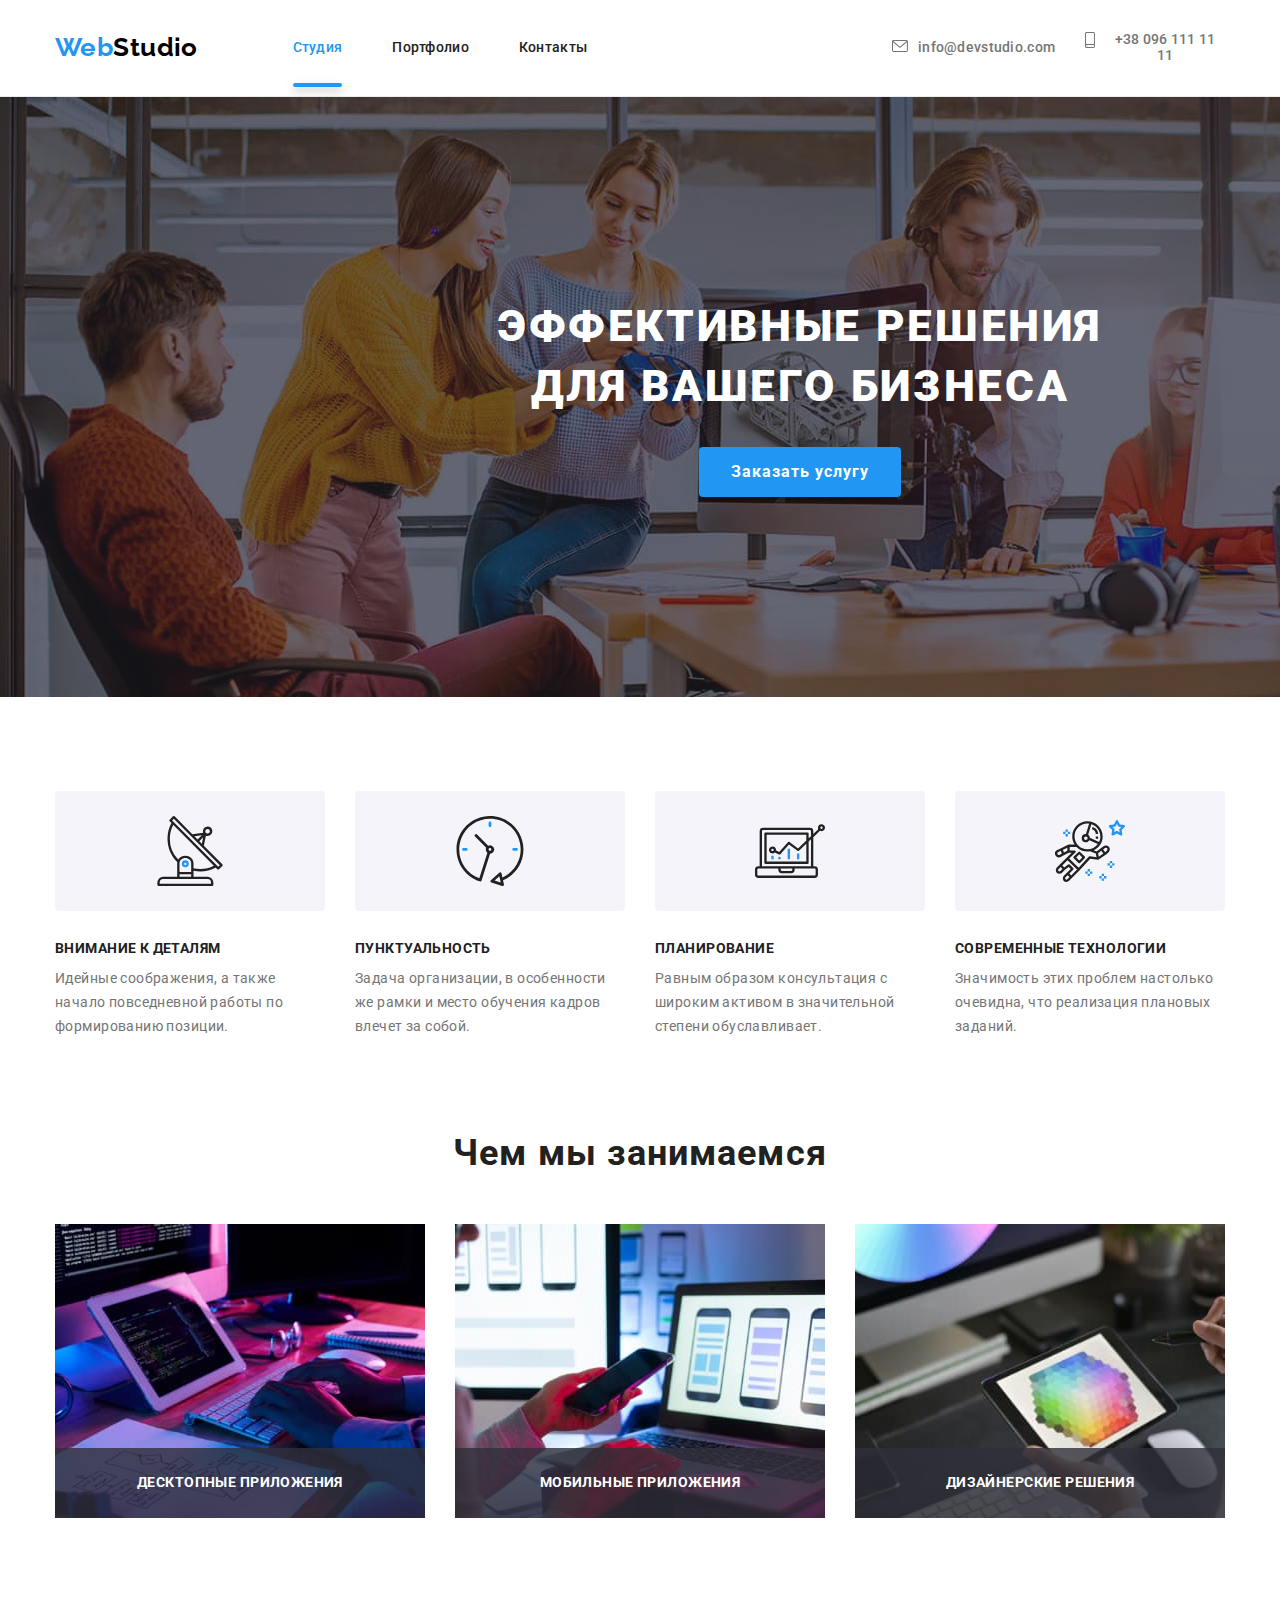
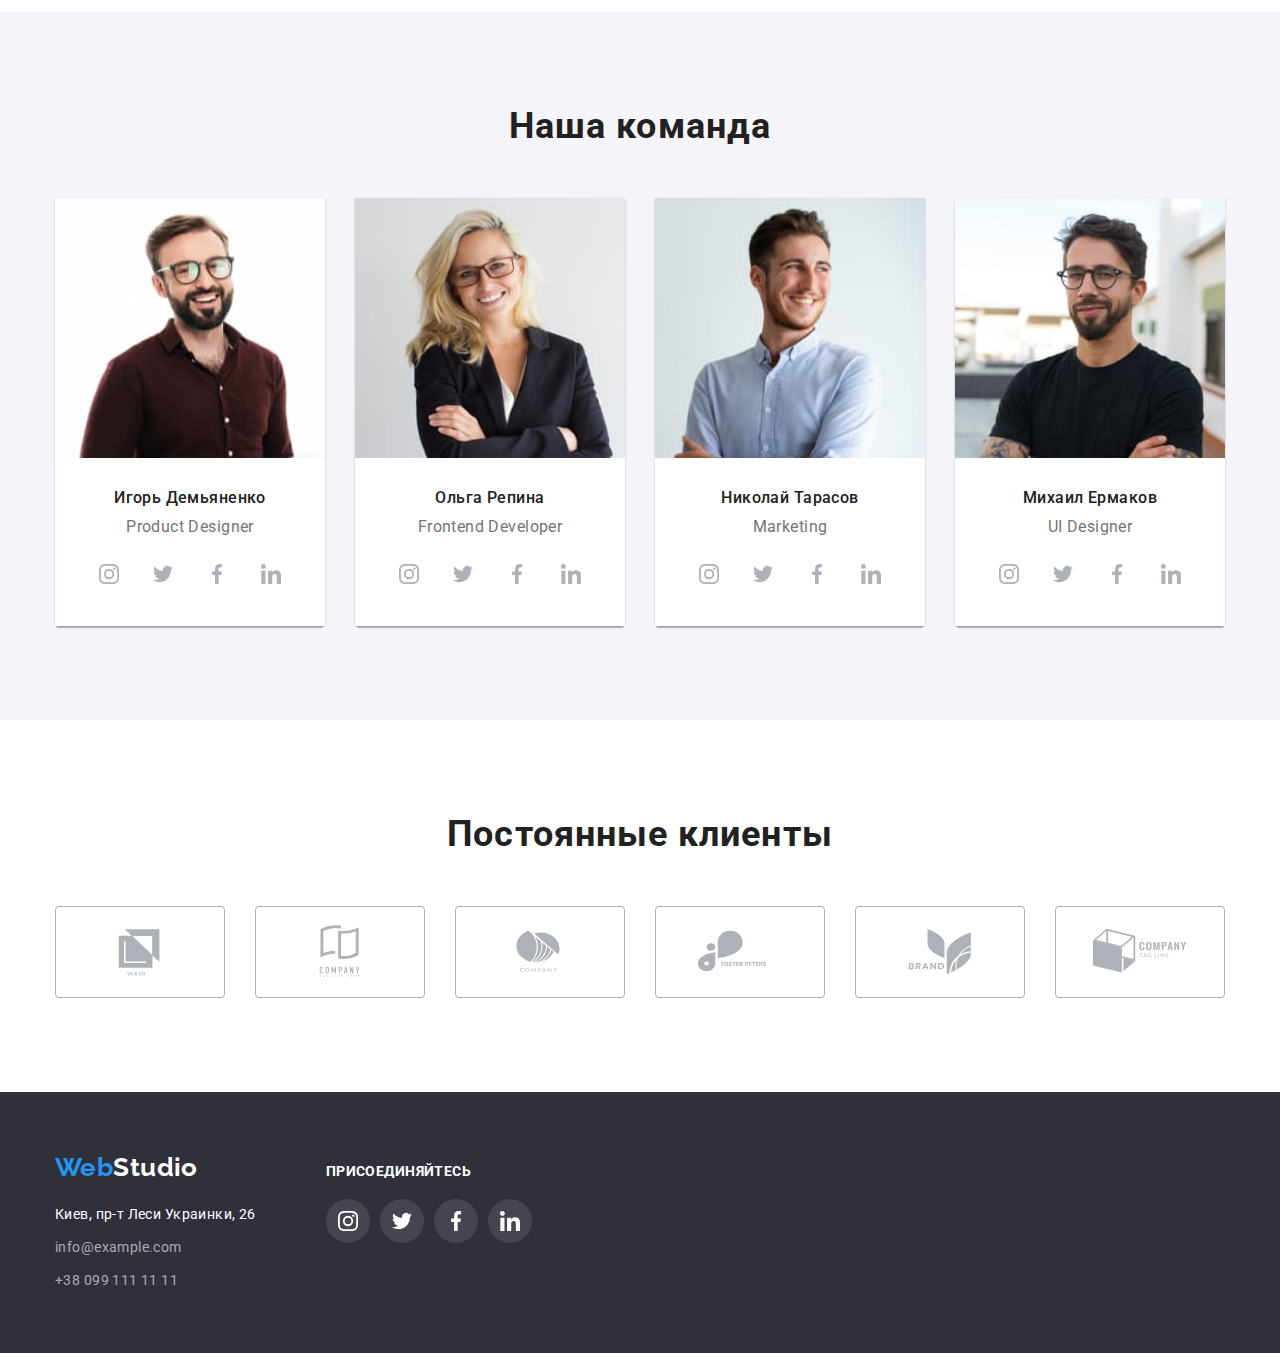
<file: index.html>
<!DOCTYPE html>
<html lang="ru">
  <head>
    <meta charset="UTF-8" />
    <meta http-equiv="X-UA-Compatible" content="IE=edge" />
    <meta name="viewport" content="width=device-width, initial-scale=1.0" />
    <title>WebStudio</title>

    <link rel="preconnect" href="https://fonts.googleapis.com" />
    <link rel="preconnect" href="https://fonts.gstatic.com" crossorigin />
    <link
      href="https://fonts.googleapis.com/css2?family=Raleway:wght@700&family=Roboto:wght@400;500;700;900&display=swap"
      rel="stylesheet"
    />
    <link
      rel="stylesheet"
      href="https://cdn.jsdelivr.net/npm/modern-normalize@1.1.0/modern-normalize.min.css"
    />

    <link rel="stylesheet" href="./css/styles.css" />
  </head>
  <body>
    <!--Шапка-->
    <header class="page-header">
      <div class="container">
        <div class="heder-menu">
          <a href="./index.html" class="logo" lang="en"
            >Web<span class="logo-span">Studio</span>
          </a>
          <nav class="menu-nav">
            <ul class="ul-site">
              <li class="header-item">
                <a href="./index.html" class="header-link current">Студия</a>
              </li>
              <li class="header-item">
                <a href="./portfolio.html" class="header-link">Портфолио</a>
              </li>
              <li class="header-item"><a href="#jump" class="header-link ">Контакты</a>
              </li>
            </ul>
         </nav>
          <ul class="contacts">
              <li class="contacts-item">
                <a  href="mailto:info@devstudio.com" class="contacts-link" width="161"> 
                  <svg width="16" height="12" class="contacts-icon mail-icon">
                    <use href="./images/icons.svg/spite.svg#icon-mail"></use>
                 </svg>info@devstudio.com
                </a>
              </li>
              <li class="contacts-item">
                <a  href="tel:+380961111111" class="contacts-link" width=142>
                  <svg width="10" height="16" class="contacts-icon smart-icon">
                    <use href="./images/icons.svg/spite.svg#icon-smartphone"></use>
                  </svg>+38 096 111 11 11
                </a>
              </li>
            </ul>
        </div>
          
      </div>
    </header>

    <main>
      <!--Герой-->
      <section class="hero-section photo"> 
      <!-- <div class="photo"> -->
        <div class="container-hero">
          <h1 class="decision">Эффективные решения для вашего бизнеса</h1>
          <button data-modal-open class="issue" type="button">Заказать услугу</button>
            <div data-modal class="modal-bgr is-hidden ">
              <div class="modal-form">
                <button data-modal-close  class="close-modal">
                  <svg width="18" height="18" class="close-icon">
                  <use href="./images/icons.svg/spite.svg#icon-close"></use>
                </svg>
                </button> 
            
              </div>

            </div>
        </div>
      
        
      </section>

      <!--Особенности-->
      <section class="section">
        <div class="container">
          <h2 class="visually-hidden">Особенности</h2>
         
            <ul class="title-list-visuall">

              <li class="list-visuall">
                <div class="peculiarities">
                  <svg width="70" height="70" class="visuall-icon">
                    <use href="./images/icons.svg/spite.svg#icon-antenna"></use>
                  </svg>
                </div>
            
              
                <div class="icon-list">
                    <h3 class="visuallyty">Внимание к деталям</h3>
                  <p class="list-p">
                    Идейные соображения, а также начало повседневной работы по формированию позиции.
                  </p>
                </div>
               
              </li>
              <li class="list-visuall">
                <div class="peculiarities">
                  <svg width="70" height="70" class="visuall-icon">
                    <use href="./images/icons.svg/spite.svg#icon-clock"></use>
                  </svg>
                </div>
               
                 <div class="icon-list">
                    <h3 class="visuallyty">Пунктуальность</h3>
                  <p class="list-p">
                    Задача организации, в особенности же рамки и место обучения кадров влечет за
                    собой.
                  </p>
                 </div>
               
              </li>
              <li class="list-visuall">
                <div class="peculiarities">
                  <svg width="70" height="70" class="visuall-icon">
                    <use href="./images/icons.svg/spite.svg#icon-diagram"></use>
                  </svg>
                </div>
                
                 <div class="icon-list">
                    <h3 class="visuallyty">Планирование</h3>
                  <p class="list-p">
                    Равным образом консультация с широким активом в значительной степени
                    обуславливает.
                  </p>
                 </div>
                
              </li>
              <li class="list-visuall">
                <div class="peculiarities">
                  <svg width="70" height="70" class="visuall-icon">
                    <use href="./images/icons.svg/spite.svg#icon-astronaut"></use>
                  </svg>
                </div>
               
                 <div class="icon-list">
                    <h3 class="visuallyty">Современные технологии</h3>
                <p class="list-p">
                  Значимость этих проблем настолько очевидна, что реализация плановых заданий.
                </p>
                 </div>
              
              </li>
            </ul>
        </div>
      </section>
      <!--Чем мы занимаемся-->
      <section class="section-list">
        <div class="container">
            <h2 class="title-comand">Чем мы занимаемся</h2>

            <ul class="title-list-img">
              <li class="imput-comand">
                  <img class="img-box" src="./images/project-1.jpg" alt="десктопные приложения" width="370" />
                  <div class="business">
                    <h3 class="business-caption">Десктопные приложения</h3>
                  </div>
              </li>
              <li class="imput-comand">
                  <img class="img-box" src="./images/project-3.jpg" alt="мобильные приложения" width="370" />
                  <div class="business">
                    <h3 class="business-caption">Мобильные приложения</h3>
                  </div>
                
              </li>
              <li class="imput-comand">
              
                  <img class="img-box" src="./images/project-2.jpg" alt="дизайнерские решения" width="370" />
                    <div class="business">
                      <h3 class="business-caption">Дизайнерские решения</h3>
                    </div>
                
              </li>
            </ul>
        </div>
      </section>
      <!--Наша команда-->
      <section class="section-employee">
        <div class="container">
            <h2 class="title-comand">Наша команда</h2>
            <ul class="list-employee">
              <li class="list-empl">
                    <img class="employee-one" src="./images/team-1.jpg" alt="работник-1" width="270" />
                  
                <div class="div-h-p">
                      <h3 class="team">Игорь Демьяненко</h3>
                      <p class="employee">Product Designer</p>
                     <ul class="net">
                      <li class="network">
                        <a href="https://www.instagram.com/" target="_blank" rel="noreferrer noopener" width="44" height="44" class="network-link" >
                          <svg width="20" height="20" class="network-icon">
                            <use href="./images/icons.svg/spite.svg#icon-instagram"></use>
                          </svg>
                        </a>
                      </li>
                        <li class="network">
                        <a href="https://twitter.com/" target="_blank" rel="noreferrer noopener" class="network-link" >
                          <svg width="20" height="20" class="network-icon">
                            <use href="./images/icons.svg/spite.svg#icon-twitter"></use>
                          </svg>
                        </a>
                      </li>
                        <li class="network">
                        <a href="https://www.facebook.com/" target="_blank" rel="noreferrer noopener" class="network-link" >
                          <svg width="20" height="20" class="network-icon">
                            <use href="./images/icons.svg/spite.svg#icon-facebook"></use>
                          </svg>
                        </a>
                      </li>
                        <li class="network">
                        <a href="https://www.linkedin.com/" target="_blank" rel="noreferrer noopener" class="network-link" >
                          <svg width="20" height="20" class="network-icon">
                            <use href="./images/icons.svg/spite.svg#icon-linkedin"></use>
                          </svg>
                        </a>
                      </li>
                     </ul>
                </div>
              </li>
              <li class="list-empl">
                <img class="employee-two" src="./images/team-2.jpg" alt="работник-2" width="270" />
                <div class="div-h-p">
                     <h3 class="team">Ольга Репина</h3>
                     <p class="employee">Frontend Developer</p>
                       <ul class="net">
                      <li class="network">
                        <a href="https://www.instagram.com/" target="_blank" rel="noreferrer noopener" width="44" height="44" class="network-link" >
                          <svg width="20" height="20" class="network-icon">
                            <use href="./images/icons.svg/spite.svg#icon-instagram"></use>
                          </svg>
                        </a>
                      </li>
                        <li class="network">
                        <a href="https://twitter.com/" target="_blank" rel="noreferrer noopener" class="network-link" >
                          <svg width="20" height="20" class="network-icon">
                            <use href="./images/icons.svg/spite.svg#icon-twitter"></use>
                          </svg>
                        </a>
                      </li>
                        <li class="network">
                        <a href="https://www.facebook.com/" target="_blank" rel="noreferrer noopener" class="network-link" >
                          <svg width="20" height="20" class="network-icon">
                            <use href="./images/icons.svg/spite.svg#icon-facebook"></use>
                          </svg>
                        </a>
                      </li>
                        <li class="network">
                        <a href="https://www.linkedin.com/" target="_blank" rel="noreferrer noopener" class="network-link" >
                          <svg width="20" height="20" class="network-icon">
                            <use href="./images/icons.svg/spite.svg#icon-linkedin"></use>
                          </svg>
                        </a>
                      </li>
                     </ul>
                </div>
              </li>
              <li class="list-empl">
                <img
                  class="employee-three"
                  src="./images/team-3.jpg"
                  alt="работник-3"
                  width="270"
                />
                <div class="div-h-p">
                   <h3 class="team">Николай Тарасов</h3>
                   <p class="employee">Marketing</p>
                     <ul class="net">
                      <li class="network">
                        <a href="https://www.instagram.com/" target="_blank" rel="noreferrer noopener" width="44" height="44" class="network-link" >
                          <svg width="20" height="20" class="network-icon">
                            <use href="./images/icons.svg/spite.svg#icon-instagram"></use>
                          </svg>
                        </a>
                      </li>
                        <li class="network">
                        <a href="https://twitter.com/" target="_blank" rel="noreferrer noopener" class="network-link" >
                          <svg width="20" height="20" class="network-icon">
                            <use href="./images/icons.svg/spite.svg#icon-twitter"></use>
                          </svg>
                        </a>
                      </li>
                        <li class="network">
                        <a href="https://www.facebook.com/" target="_blank" rel="noreferrer noopener" class="network-link" >
                          <svg width="20" height="20" class="network-icon">
                            <use href="./images/icons.svg/spite.svg#icon-facebook"></use>
                          </svg>
                        </a>
                      </li>
                        <li class="network">
                        <a href="https://www.linkedin.com/" target="_blank" rel="noreferrer noopener" class="network-link" >
                          <svg width="20" height="20" class="network-icon">
                            <use href="./images/icons.svg/spite.svg#icon-linkedin"></use>
                          </svg>
                        </a>
                      </li>
                     </ul>
                </div>
              </li>
              <li class="list-empl">
                <img class="employee-four" src="./images/team-4.jpg" alt="работник-4" width="270" />
                <div class="div-h-p">
                  <h3 class="team">Михаил Ермаков</h3>
                  <p class="employee">UI Designer</p>
                    <ul class="net">
                      <li class="network">
                        <a href="https://www.instagram.com/" target="_blank" rel="noreferrer noopener" width="44" height="44" class="network-link" >
                          <svg width="20" height="20" class="network-icon">
                            <use href="./images/icons.svg/spite.svg#icon-instagram"></use>
                          </svg>
                        </a>
                      </li>
                        <li class="network">
                        <a href="https://twitter.com/" target="_blank" rel="noreferrer noopener" class="network-link" >
                          <svg width="20" height="20" class="network-icon">
                            <use href="./images/icons.svg/spite.svg#icon-twitter"></use>
                          </svg>
                        </a>
                      </li>
                        <li class="network">
                        <a href="https://www.facebook.com/" target="_blank" rel="noreferrer noopener" class="network-link" >
                          <svg width="20" height="20" class="network-icon">
                            <use href="./images/icons.svg/spite.svg#icon-facebook"></use>
                          </svg>
                        </a>
                      </li>
                        <li class="network">
                        <a href="https://www.linkedin.com/" target="_blank" rel="noreferrer noopener" class="network-link" >
                          <svg width="20" height="20" class="network-icon">
                            <use href="./images/icons.svg/spite.svg#icon-linkedin"></use>
                          </svg>
                        </a>
                      </li>
                     </ul>
                </div>
        </div>
      </section>
      <!-- НАШИ КЛИЕНТЫ -->
      <section class="client-section" >
        <div class="container">
          <h2 class="title-comand">Постоянные клиенты</h2>
          <ul class="clients">
            
            <li class="client-item">

              <a href="" class="client-item-link">
                <svg class="client-icon" width="106" height="60">
                <use href="./images/icons.svg/spite.svg#icon-yaco"></use>
                </svg>
              </a>

            </li>
              
             <li class="client-item">

                 <a href="" class="client-item-link">
                <svg class="client-icon" width="106" height="60">
                <use href="./images/icons.svg/spite.svg#icon-taglain"></use>
                </svg>
                </a>
           
            </li>
            <li class="client-item">

                <a href="" class="client-item-link">
                <svg class="client-icon" width="106" height="60">
                <use href="./images/icons.svg/spite.svg#icon-company"></use>
                </svg>
              </a>
            
            </li>
            <li class="client-item">

                <a href="" class="client-item-link">
                <svg class="client-icon" width="106" height="60">
                <use href="./images/icons.svg/spite.svg#icon-foster"></use>
                </svg>
                </a>
             
            </li>
            <li class="client-item">

                <a href="" class="client-item-link">
                <svg class="client-icon" width="106" height="60">
                <use href="./images/icons.svg/spite.svg#icon-brand"></use>
                </svg>
                </a>
              
            </li>
            <li class="client-item">

                <a href="" class="client-item-link">
                <svg class="client-icon" width="106" height="60">
                <use href="./images/icons.svg/spite.svg#icon-tag"></use>
                </svg>
                </a>
            
            </li>

          </ul>

        </div>
      </section>
    </main>
    <!--Футер-->
    <footer class="page-footer">
      <div class="container footer-nav">
        <div>
          <a href="./index.html" class="logo-footer" lang="en"
            >Web<span class="span-footer">Studio</span>
          </a>
          <address id="jump"class="contacts-footer">
            <ul class="ul-footer">
              <li class="li-maps">
                <a
                  class="maps"
                  href="https://goo.gl/maps/G1CAAFJS9kJ3VyLe6"
                  target="_blank"
                  rel="noreferrer noopener"
                >
                  Киев, пр-т Леси Украинки, 26
                </a>
              </li>

              <li class="li-mail"><a class="mailto-footer" href="mailto:info@example.com">info@example.com</a></li>
              <li><a class="tel-footer" href="tel:+380991111111">+38 099 111 11 11</a></li>
            </ul>
          </address>
        </div>
        <div class="footer-join">
          <p class="join-p">присоединяйтесь</p>
          <ul class="net">
              <li class="network">
                <a href="https://www.instagram.com/" target="_blank" rel="noreferrer noopener" width="44" height="44" class="network-join" >
                  <svg width="20" height="20" class="network-icon">
                    <use href="./images/icons.svg/spite.svg#icon-instagram"></use>
                  </svg>
                </a>
              </li>
                <li class="network">
                  <a href="https://twitter.com/" target="_blank" rel="noreferrer noopener" class="network-join" >
                    <svg width="20" height="20" class="network-icon">
                      <use href="./images/icons.svg/spite.svg#icon-twitter"></use>
                    </svg>
                  </a>
                </li>
              <li class="network">
                <a href="https://www.facebook.com/" target="_blank" rel="noreferrer noopener" class="network-join" >
                  <svg width="20" height="20" class="network-icon">
                    <use href="./images/icons.svg/spite.svg#icon-facebook"></use>
                  </svg>
                </a>
              </li>
              <li class="network">
                <a href="https://www.linkedin.com/" target="_blank" rel="noreferrer noopener" class="network-join" >
                  <svg width="20" height="20" class="network-icon">
                    <use href="./images/icons.svg/spite.svg#icon-linkedin"></use>
                  </svg>
                </a>
              </li>

          </ul>

        </div>
      </div>
    </footer>
       
        <script src="./js/modal.js"></script>
  </body>
</html>
</file>
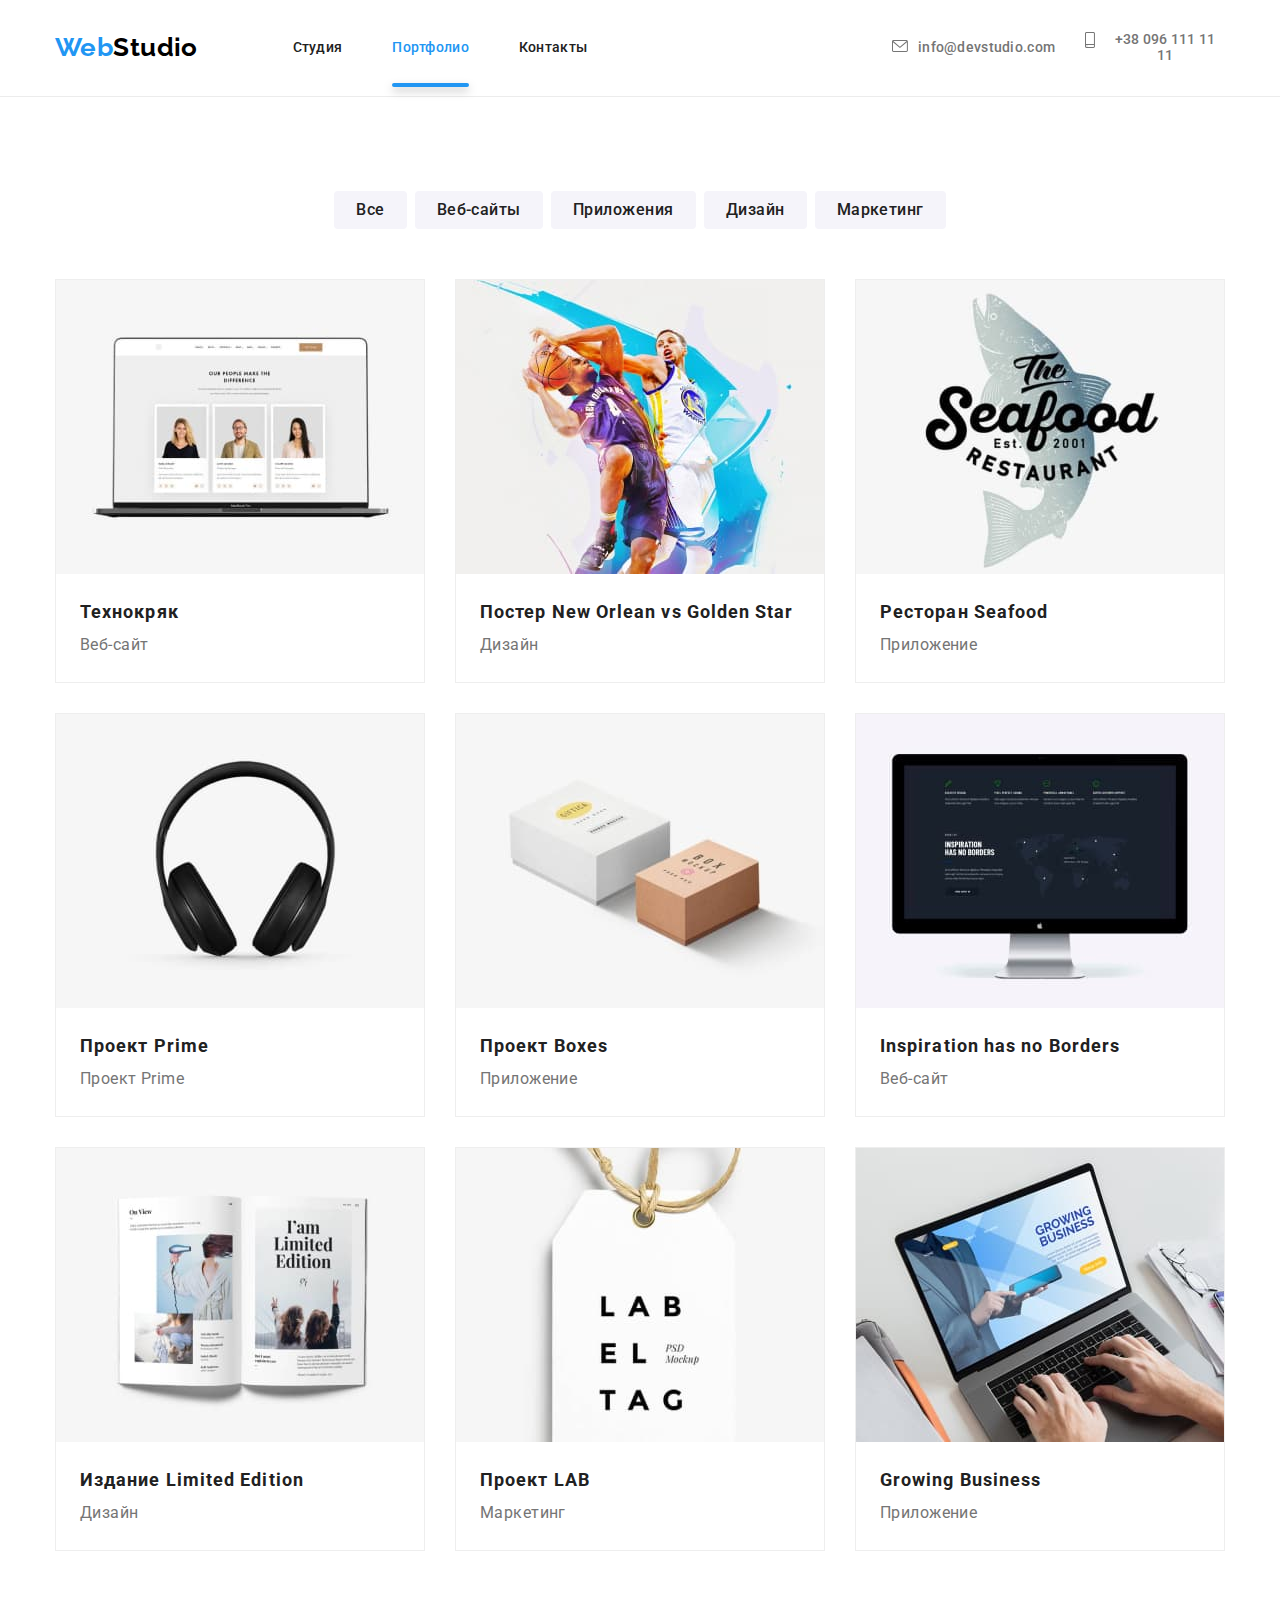
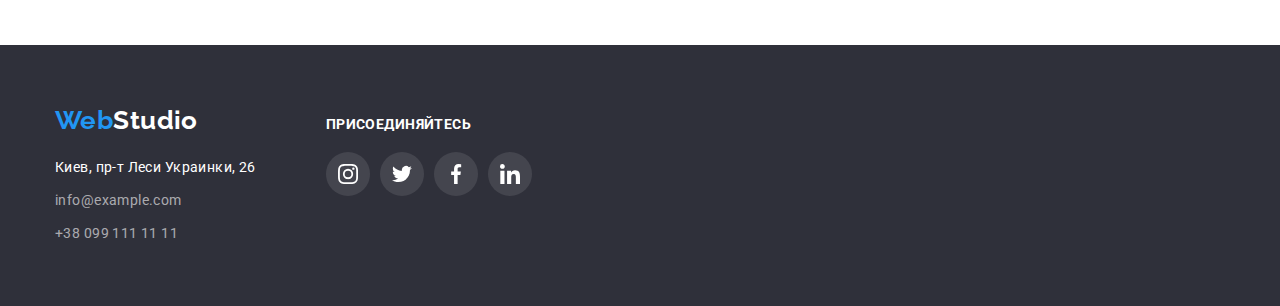
<file: portfolio.html>
<!DOCTYPE html>
<html lang="ru">
  <head>
    <meta charset="UTF-8" />
    <meta http-equiv="X-UA-Compatible" content="IE=edge" />
    <meta name="viewport" content="width=device-width, initial-scale=1.0" />
    <title>WebStudio</title>

    <link rel="preconnect" href="https://fonts.googleapis.com" />
    <link rel="preconnect" href="https://fonts.gstatic.com" crossorigin />
    <link
      href="https://fonts.googleapis.com/css2?family=Raleway:wght@700&family=Roboto:wght@400;500;700;900&display=swap"
      rel="stylesheet"
    />
    <link
      rel="stylesheet"
      href="https://cdn.jsdelivr.net/npm/modern-normalize@1.1.0/modern-normalize.min.css"
    />

    <link rel="stylesheet" href="./css/styles.css" />
  </head>
  <body>
    <!--Шапка-->
    <header class="page-header">
      <div class="container">
        <div class="heder-menu">
          <a href="./index.html" class="logo" lang="en"
            >Web<span class="logo-span">Studio</span>
          </a>
          <nav class="menu-nav">
            <ul class="ul-site">
              <li class="header-item">
                <a href="./index.html" class="header-link">Студия</a>
              </li>
              <li class="header-item">
                <a href="./portfolio.html" class="header-link current">Портфолио</a>
              </li>
              <li class="header-item"><a href="#jump" class="header-link">Контакты</a></li>
            </ul>
          </nav>
          <ul class="contacts">
            <li class="contacts-item">
              <a href="mailto:info@devstudio.com" class="contacts-link">
                <svg width="16" height="12" class="contacts-icon">
                  <use href="./images/icons.svg/spite.svg#icon-mail"></use></svg
                >info@devstudio.com
              </a>
            </li>
            <li class="contacts-item">
              <a href="tel:+380961111111" class="contacts-link">
                <svg width="10" height="16" class="contacts-icon">
                  <use href="./images/icons.svg/spite.svg#icon-smartphone"></use></svg
                >+38 096 111 11 11
              </a>
            </li>
          </ul>
        </div>
      </div>
    </header>
    <main>
      <!--Герой-->
      <section class="section">
        <div class="container">
          <h1 class="visually-hidden">Работы</h1>
          <ul class="title-list-btn">
            <li class="btn"><button class="all" type="button">Все</button></li>
            <li class="btn"><button class="web-sites" type="button">Веб-сайты</button></li>
            <li class="btn"><button class="applications" type="button">Приложения</button></li>
            <li class="btn"><button class="design" type="button">Дизайн</button></li>
            <li class="btn"><button class="marketing" type="button">Маркетинг</button></li>
          </ul>
          <ul class="list-projects">
            <li class="flex-element">
              <a href="">
              <div class="thumb">
                <img
                  class="description"
                  src="./images/img1.jpg"
                  alt="Веб-сайт"
                  width="370"
                  height="294"
                />
                <div class="description-projects">
                  <p class="descr-text">
                    Ресурс предлагает комплексные предложения с разным уровнем функционала и
                    сервисов. Все это позволит посетителю получить исчерпывающие сведения о компании
                    или частном лице.
                  </p>

                </div>
              </div>
                <div class="examples-content">
                  <h2 class="name-project">Технокряк</h2>
                  <p class="project">Веб-сайт</p>
                </div>
              </a>
            </li>
            <li class="flex-element">
              <a href="">
                <div class="thumb">
                  <img class="description" src="./images/img2.jpg" alt="Дизайн" width="370" height="294" />
                  <div class="description-projects">
                
                  <p class="descr-text">
                      Ресурс предлагает комплексные предложения с разным уровнем функционала и
                      сервисов. Все это позволит посетителю получить исчерпывающие сведения о компании
                      или частном лице.
                  </p>
                  </div>
                </div>  

                <div class="examples-content">
                  <h2 class="name-project">Постер New Orlean vs Golden Star</h2>
                  <p class="project">Дизайн</p>
                
                </div>
            
              </a>
            </li>
            <li class="flex-element">
              <a href="">
                <div class="thumb">
                  <img class="description" src="./images/img3.jpg" alt="Приложение" width="370" height="294" />
                
                  <div class="description-projects">
                    <p class="descr-text">
                      Ресурс предлагает комплексные предложения с разным уровнем функционала и
                      сервисов. Все это позволит посетителю получить исчерпывающие сведения о компании
                      или частном лице.
                    </p>
                  </div>
                </div>
                <div class="examples-content">
                  <h2 class="name-project">Ресторан Seafood</h2>
                  <p class="project">Приложение</p>
                </div>
              </a> 
            </li>
            <li class="flex-element">
              <a href="">
                <div class="thumb">
                <img class="description" src="./images/img4.jpg" alt="Проект-Prime" width="370" height="294" />
            
                  <div class="description-projects">
                  
                  <p class="descr-text">
                      Ресурс предлагает комплексные предложения с разным уровнем функционала и
                      сервисов. Все это позволит посетителю получить исчерпывающие сведения о компании
                      или частном лице.
                  </p>
                  </div>
                </div>
                <div class="examples-content">
                  <h2 class="name-project">Проект Prime</h2>
                  <p class="project">Проект Prime</p>
                </div>
                
              </a>
            </li>
            <li class="flex-element">
              <a href="">
                <div class="thumb">
                <img class="description" src="./images/img5.jpg" alt="Приложение-2" width="370" height="294" />

                  <div class="description-projects"> 
                    <p class="descr-text">
                        Ресурс предлагает комплексные предложения с разным уровнем функционала и
                        сервисов. Все это позволит посетителю получить исчерпывающие сведения о компании
                        или частном лице.
                    </p>
                  </div>
                </div>
                <div class="examples-content">
                  <h2 class="name-project">Проект Boxes</h2>
                  <p class="project">Приложение</p>
                </div>
            </a>
            </li>
            <li class="flex-element">
              <a href="">
                <div class="thumb">
                <img class="description" src="./images/img6.jpg" alt="Веб-сайт-2" width="370" height="294" />
              
                  <div class="description-projects">
                    <p class="descr-text">
                        Ресурс предлагает комплексные предложения с разным уровнем функционала и
                        сервисов. Все это позволит посетителю получить исчерпывающие сведения о компании
                        или частном лице.
                    </p>
                  </div>
                </div>
                <div class="examples-content">
                  <h2 class="name-project">Inspiration has no Borders</h2>
                  <p class="project">Веб-сайт</p>
                </div>
              </a>
            </li>
            <li class="flex-element">
              <a href="">
                <div class="thumb">
                <img class="description" src="./images/img7.jpg" alt="Дизайн-2" width="370" height="294" />
              
              
                  <div class="description-projects">
                 
                    <p class="descr-text">
                        Ресурс предлагает комплексные предложения с разным уровнем функционала и
                        сервисов. Все это позволит посетителю получить исчерпывающие сведения о компании
                        или частном лице.
                    </p>
                  </div>
                </div>
                <div class="examples-content">
                  <h2 class="name-project">Издание Limited Edition</h2>
                  <p class="project">Дизайн</p>
                </div>
              </a>
            </li>
            <li class="flex-element">
              <a href="">
                <div class="thumb">
                <img class="description" src="./images/img8.jpg" alt="Маркетинг" width="370" height="294" />
              
              
                  <div class="description-projects">
                  
                    <p class="descr-text">
                        Ресурс предлагает комплексные предложения с разным уровнем функционала и
                        сервисов. Все это позволит посетителю получить исчерпывающие сведения о компании
                        или частном лице.
                    </p>
                  </div>
                </div>
                  <div class="examples-content">
                    <h2 class="name-project">Проект LAB</h2>
                    <p class="project">Маркетинг</p>
                </div>
              </a>
            </li>
            <li class="flex-element">
              <a href=""
                >
                <div class="thumb">
                <img
                  class="description"
                  src="./images/img9.jpg"
                  alt="Приложение-3"
                  width="370"
                  height="294"
                />
              
              
                  <div class="description-projects">
                    <p class="descr-text">
                        Ресурс предлагает комплексные предложения с разным уровнем функционала и
                        сервисов. Все это позволит посетителю получить исчерпывающие сведения о компании
                        или частном лице.
                    </p>
                  </div>
                </div>
                <div class="examples-content">
                  <h2 class="name-project">Growing Business</h2>
                  <p class="project">Приложение</p>
                </div>
              </a>
            </li>
          </ul>
        </div>
      </section>
    </main>
    <!-- ФУТЕР -->
    <footer class="page-footer">
      <div class="container footer-nav">
        <div>
          <a href="./index.html" class="logo-footer" lang="en"
            >Web<span class="span-footer">Studio</span>
          </a>
          <address id="jump" class="contacts-footer">
            <ul class="ul-footer">
              <li class="li-maps">
                <a
                  class="maps"
                  href="https://goo.gl/maps/G1CAAFJS9kJ3VyLe6"
                  target="_blank"
                  rel="noreferrer noopener"
                >
                  Киев, пр-т Леси Украинки, 26
                </a>
              </li>

              <li class="li-mail">
                <a class="mailto-footer" href="mailto:info@example.com">info@example.com</a>
              </li>
              <li><a class="tel-footer" href="tel:+380991111111">+38 099 111 11 11</a></li>
            </ul>
          </address>
        </div>
        <div class="footer-join">
          <p class="join-p">присоединяйтесь</p>
          <ul class="net">
            <li class="network">
              <a
                href="https://www.instagram.com/"
                target="_blank"
                rel="noreferrer noopener"
                class="network-join"
              >
                <svg width="20" height="20" class="network-icon">
                  <use href="./images/icons.svg/spite.svg#icon-instagram"></use>
                </svg>
              </a>
            </li>
            <li class="network">
              <a
                href="https://twitter.com/"
                target="_blank"
                rel="noreferrer noopener"
                class="network-join"
              >
                <svg width="20" height="20" class="network-icon">
                  <use href="./images/icons.svg/spite.svg#icon-twitter"></use>
                </svg>
              </a>
            </li>
            <li class="network">
              <a
                href="https://www.facebook.com/"
                target="_blank"
                rel="noreferrer noopener"
                class="network-join"
              >
                <svg width="20" height="20" class="network-icon">
                  <use href="./images/icons.svg/spite.svg#icon-facebook"></use>
                </svg>
              </a>
            </li>
            <li class="network">
              <a
                href="https://www.linkedin.com/"
                target="_blank"
                rel="noreferrer noopener"
                class="network-join"
              >
                <svg width="20" height="20" class="network-icon">
                  <use href="./images/icons.svg/spite.svg#icon-linkedin"></use>
                </svg>
              </a>
            </li>
          </ul>
        </div>
      </div>
    </footer>
  </body>
</html>
</file>
<file: css/styles.css>
:root {
  --primary-text-color: #757575;
  --title-text-color: #212121;
  --accent-color: #2196f3;
  --line-color: #ececec;
  --white-color: #ffffff;
  --hover-button-color: #188ce8;
  --footer-contacts-color: rgba(255, 255, 255, 0.6);
  --fluoric-background-color: #2f303a;
  --fone-comand-color: #f5f4fa;
  --logo-studio-color: #000000;
  --icon-fill: #afb1b8;
  --time-distribution: cubic-bezier(0.4, 0, 0.2, 1);
}
/* ---------------------------------------------------------------СЕКЦИИ ЦВЕТОВ var------------------------------------------------- */
/* Ховер для кнопки  #188ce8 */
/* основной цвет текста #757575;  */
/* второстепенный цвет текста #212121; */
/* белый цвет #ffffff; */
/* цвет фона вторичный #2F303A; */
/* акцент #2196F3; */
/* цвет контакты футер color: rgba(255, 255, 255, 0.6); */
/* Цвет линия #ececec */
/*Фон команда #F5F4FA */
/* Часть цвета лого Web #000000 */
/* Заливка иконок #AFB1B8; */
/* Функция распределение времени cubic-bezier(0.4, 0, 0.2, 1); */
html {
  box-sizing: border-box;
}
*,
*::before,
*::after {
  box-sizing: inherit;
}
ul {
  list-style: none;
}
body {
  background-color: var(--white-color);
  color: var(--primary-text-color);
  font-size: 14px;
  font-family: 'Roboto', 'Verdana', 'Tahoma', sans-serif;
  letter-spacing: 0.03em;
}
p,
h1,
h2,
h3,
h4,
h5,
h6 {
  margin: 0;
}

.container {
  width: 1200px;
  align-items: center;
  margin: 0 auto;
  padding: 0;
  padding-right: 15px;
  padding-left: 15px;
}
.page-header {
  border-bottom: 1px solid rgba(236, 236, 236, 1);
  justify-content: center;
}
.section {
  padding-top: 94px;
  padding-bottom: 94px;
}
.section-list {
  padding-bottom: 94px;
  margin: 0;
  margin-left: auto;
  margin-right: auto;
  align-items: center;
}
img {
  display: block;
}

.photo {
  min-height: 600px;

  background-image: linear-gradient(to right, rgba(47, 48, 58, 0.4), rgba(47, 48, 58, 0.4)),
    url('../images/background/photo.jpg');
  background-repeat: no-repeat;
  background-position: center;
  background-size: cover;
}

.pro {
  padding-bottom: 94px;
}

/* -------------------------------------------------------------СПРЯТАННЫЕ ЗАГОЛОВКИ h2,h1---------------------------------------------------------- */
.visually-hidden {
  position: absolute;
  width: 1px;
  height: 1px;
  margin: -1px;
  border: 0;
  padding: 0;
  white-space: nowrap;
  clip-path: inset(100%);
  clip: rect(0 0 0 0);
  overflow: hidden;
  margin: 0;
}

/* --------------------------------------------------------------------ЛОГОТИП------------------------------------------------------------------ */
.logo {
  color: var(--accent-color);
  font-family: 'Raleway';
  font-weight: 700;
  font-size: 26px;
  line-height: 1.19;
  width: 145px;

  text-decoration: none;
  line-height: 1.19;

  margin-right: 93px;
  transition: 250ms var(--time-distribution);
}
.logo:hover span,
.logo:focus span {
  color: var(--accent-color);
}
.logo-footer {
  color: var(--accent-color);

  display: block;
  font-family: 'Raleway';
  font-weight: 700;
  font-size: 26px;
  line-height: 1.19;
  width: 145px;

  margin-bottom: 20px;
  text-decoration: none;
  line-height: 1.19;
  transition: 250ms var(--time-distribution);
}
.logo-footer:hover span,
.logo-footer:focus span {
  color: var(--accent-color);
}
.logo-span {
  color: var(--logo-studio-color);
}
.span-footer {
  color: var(--white-color);
}

.header-link {
  position: relative;
  font-weight: 500;
  font-size: 14px;
  line-height: 1.14;

  letter-spacing: 0.02em;
  transition: 250ms var(--time-distribution);
  color: var(--title-text-color);
}
.current::after {
  content: '';
  position: absolute;
  bottom: 0;
  display: block;
  width: 100%;
  height: 4px;
  border-radius: 4px;
  background-color: var(--accent-color);
  filter: drop-shadow(0px 4px 4px rgba(0, 0, 0, 0.25));
}
/* ------------------------------------------------------------------ХЕДЕР----------------------------------------------------------- */
/* .header-link.current::after {
  color: var(--accent-color);
} */
.header-link:hover,
.header-link:focus {
  color: var(--accent-color);
}
.current {
  opacity: 1;
  color: var(--accent-color);
}
.current::after {
  content: '';
  display: block;
  bottom: 0;
  position: absolute;
  width: 100%;
  height: 4px;
  border-radius: 4px;
  color: var(--accent-color);
}
.heder-menu {
  display: flex;
  align-items: center;
}
.menu-nav {
  display: flex;
  align-items: center;
  margin-right: 305px;
  justify-content: center;
  line-height: 1.14;
  text-align: center;
}
.menu-nav li {
  margin-right: 50px;
}

.menu-nav .header-item:last-child {
  margin-right: 0;
}
.ul-site {
  display: inherit;
  padding: 0;
  margin: 0;

  color: var(--title-text-color);
  align-items: center;
  justify-content: left;
}
.ul-site .header-item {
  display: inline-block;
}
.header-item > a {
  padding-top: 32px;
  padding-bottom: 32px;
}

.ul-site .header-item:hover,
.ul-site .header-item:focus {
  color: var(--accent-color);
}

.header-item {
  justify-content: center;
  /* position: relative; */
}
.header-item :not(:last-child) {
  margin-right: 50px;
}
a {
  text-decoration: none;
}
/* -------------------------------------------------------------------ГЕРОЙ------------------------------------------------------------ */
.hero-section {
  min-width: 1600px;
  margin: 0;
  margin-left: auto;
  margin-right: auto;
  padding-top: 200px;
  padding-bottom: 200px;
  align-items: center;

  background-color: var(--fluoric-background-color);
}
.hero.container {
  background: var(--fluoric-background-color);

  align-items: center;
  margin-left: auto;
  margin-right: auto;
}

.container-hero {
  width: 1200px;
  justify-content: center;
  text-align: center;
  align-items: center;
  color: var(--fluoric-background-color);
  padding: 0 15px;
  margin: 0 auto;
}

/* ------------------------------------------------------------ВЕРХНЯЯ ЛИНИЯ---------------------------------------------- */

.decision {
  color: var(--white-color);
  display: flex;
  font-weight: 900;
  font-size: 44px;
  line-height: 1.36;
  max-width: 696px;

  text-align: center;
  letter-spacing: 0.06em;
  text-transform: uppercase;
  justify-content: center;

  margin-top: 0px;
  margin: 0 auto;
  margin-bottom: 30px;
}
.title-list h3 {
  font-weight: 700;
  font-size: 14px;
  line-height: 1.14;

  color: var(--title-text-color);
}

/* ---------------------------------------------------------------КНОПКА ЗАКАЗАТЬ УСЛУГУ------------------------------------------------ */
.issue {

  background: var(--accent-color);
  color: var(--white-color);

  font-family: inherit;
  font-size: 16px;
  font-weight: 700;
  line-height: 1.88;
  letter-spacing: 0.06em;

  display: flex;
  align-items: center;
  text-align: center;

  border-radius: 4px;
  cursor: pointer;
  box-shadow: 0px 4px 4px rgb(0 0 0 / 15%);
  border: 1px;

  padding: 10px 32px;
  display: block;
  margin: auto;
  min-width: 200px;
  transition: opacity 2500ms var(--time-distribution); 

}

.issue:hover,
.issue:focus {
  background: var(--hover-button-color);
}
/* ------------------------------------------------------------------ОСОБЕННОСТИ ИКОНКИ------------------------------------------------------- */
.peculiarities {
  display: flex;
  background-color: var(--fone-comand-color);
  border-radius: 4px;
  width: 270px;
  height: 120px;
  justify-content: center;
  align-items: center;

  background-color: var(--fone-comand-color);
  border-radius: 4px;

  margin: 0;
  margin-bottom: 30px;
}
.visuall-icon {
  display: inline-block;
}
/* -----------------------------------------------------------------ЧЕМ МЫ ЗАНИМАЕМСЯ------------------------------------------------------- */
.title-list-visuall {
  display: flex;
  column-gap: 30px;
  padding: 0;
  margin: 0;
}
.list-visuall {
  width: calc((100% - 3 * 30px) / 4);
  align-items: center;
  justify-content: center;
}

.title-list-img {
  display: flex;
  flex-wrap: wrap;
  padding: 0;
  margin: auto;
  text-align: center;
  justify-content: center;
}

.title-list-img:last-child {
  margin-left: 0;
  margin-right: 0;
}

.list-p {
  line-height: 1.71;
  margin: 0;
}
/* /* .img-one,
.img-two,
.img-three {
  margin-right: 30px;
  text-align: center;
  align-items: center;
  display: flex; */

.title-list {
  text-align: left;
  padding: 0;
  margin: 0;
  display: flex;
}
.visuallyty {
  line-height: 1.14;
  font-size: 14px;
  letter-spacing: 0.03em;
  text-transform: uppercase;
  margin-bottom: 10px;

  align-items: center;
  justify-content: center;

  color: var(--title-text-color);
}

.imput-comand {
  display: flex;
  position: relative;

  /* width: 370px;
  height: 294px; */
}
.imput-comand:not(:last-child) {
  margin-right: 30px;
}
.title-comand {
  color: var(--title-text-color);

  font-weight: 700;
  font-size: 36px;
  line-height: 1.16;
  letter-spacing: 0.03em;

  text-align: center;
  margin: 0;
  margin-bottom: 50px;
}
.img-box {
  display: flex;
}
.business {
  display: flex;
  justify-content: center;
  align-items: center;
  position: absolute;
  bottom: 0;
  width: 100%;
  height: 70px;
  padding: 27px auto;
  background: rgba(47, 48, 58, 0.8);
}
.business-caption {
  font-weight: 700;
  line-height: 1.14;
  text-transform: uppercase;
  font-size: 14px;

  text-align: center;
  color: var(--white-color);
}
*/

/* ------------------------------------------------------------------ДИВ ОСОБЕННОСТИ---------------------------------------------- */
.icon-list {
  display: block;
  text-align: left;
  justify-content: end;
  align-items: center;
}
/* -------------------------------------------------------------------НАША КОМАНДА------------------------------------------------ */
.section-employee {
  background-color: var(--fone-comand-color);
  text-align: center;
  padding-top: 94px;
  padding-bottom: 94px;
  margin: 0;
  margin-right: auto;
  margin-left: auto;
}

.div-h-p {
  padding-top: 30px;
  padding-bottom: 30px;
  margin: 0 auto;
  justify-content: center;

  background-color: var(--white-color);
}
.flip-card {
  width: 100%;
  height: 100%;
  perspective: 1000px;

  border: 1
  px solid #f1f1f1;
}

/* ---------------------------------------------------------------------СОЦСЕТИ-------------------------------------------------------- */
.net {
  display: flex;
  justify-content: center;
  padding: 0;
  /* height: 44px; */
  align-items: center;
}
.network {
  display: inline-block;

  justify-content: center;
  text-align: center;
  align-items: center;
  padding: 0;
}
.network:not(:last-child) {
  margin-right: 10px;
}
.network-link {
  display: flex;
  width: 44px;
  height: 44px;
  justify-content: center;
  text-align: center;
  align-items: center;

  border-radius: 50%;
  background-color: var(--white-color);
  fill: var(--icon-fill);
  outline: none;
  transition: 250ms var(--time-distribution);
}
.network-link:hover,
.network-link:focus {
  background-color: var(--accent-color);
  fill: var(--white-color);
}

.list-employee {
  display: flex;
  margin: 0;
  margin-right: auto;
  margin-left: auto;
  padding: 0;

  justify-content: center;
  text-align: center;
}

.list-empl {
  width: 270px;
  margin: 0;
  padding: 0;
  text-align: center;

  color: var(--white-color);
  box-shadow: 0px 1px 3px rgba(0, 0, 0, 0.12), 0px 1px 1px rgba(0, 0, 0, 0.14),
    0px 2px 1px rgba(0, 0, 0, 0.2);
  border-radius: 0px 0px 4px 4px;
}
.list-empl:not(:last-child) {
  margin-right: 30px;
}
.list-employee h2 {
  color: var(--title-text-color);

  font-weight: 500;
  font-size: 16px;
  line-height: 1.9;
}
.employee-one,
.employee-two,
.employee-three,
.employee-four {
  margin: 0;
  padding: 0;
}
.team {
  color: var(--title-text-color);

  font-weight: 500;
  font-size: 16px;
  line-height: 1.19;

  margin: 0;
  padding-bottom: 10px;
}

.employee {
  line-height: 1.19;
  font-size: 16px;
  margin: 0;
  margin-bottom: 16px;

  color: var(--primary-text-color);
}
.border {
  border-bottom: 1px solid rgba(236, 236, 236, 1);
}

/* ---------------------------------------------------------------------НАШИ КЛИЕНТЫ----------------------------------------------------------------- */
.client-section {
  padding-top: 94px;
  padding-bottom: 94px;
}
.clients {
  display: flex;
  padding: 0;
  margin: 0 auto;

  align-items: center;
}

.client-item:not(:last-child) {
  margin-right: 30px;
}

.client-item-link {
  display: flex;
  width: 170px;
  height: 92px;
  fill: var(--icon-fill);
  justify-content: center;
  align-items: center;
  text-align: center;
  fill: var(--icon-fill);
  border: 1px solid #afb1b8;
  border-radius: 4px;
  outline: none;

  transition: 250ms var(--time-distribution);
}
/* ---------------------------------------------------------------ХОВЕР И ФОКУС ИКОНОК КЛИЕНТОВ------------------------------------------------ */
.client-item-link:hover,
.client-item-link:focus {
  fill: var(--accent-color);
  border: 1px solid var(--accent-color);
}

/* -------------------------------------------------------------------КНОПКА РАЗДЕЛ "ВСЕ"---------------------------------------------- */

.all:hover,
.all:focus {
  background: var(--accent-color);
  color: var(--white-color);
}

/* --------------------------------------------------КНОПКИ РАЗДЕЛОВ "ВСЕ" "ВЕБ-САЙТЫ, "ПРИЛОЖЕНИЕ", "ДИЗАЙН", "МАРКЕТИНГ" --------------------------------------------------- */

.all,
.web-sites,
.applications,
.design,
.marketing {
  background-color: var(--fone-comand-color);
  color: var(--title-text-color);

  font-family: inherit;
  font-weight: 500;
  font-size: 16px;
  line-height: 1.62;
  letter-spacing: 0.03em;
  border: 0;
  border-radius: 4px;
  cursor: pointer;

  display: block;
  padding-top: 6px;
  padding-bottom: 6px;
  padding-left: 22px;
  padding-right: 22px;
  margin: 0;
  align-items: center;
  text-align: center;

  justify-content: center;

  transition: 250ms var(--time-distribution);
}
.marketing {
  margin: 0;
}
.btn {
  display: block;
}
.btn:not(:last-child) {
  margin-right: 8px;
}

/* ----------------------------------------------------------------------------------ХОВЕРЫ И ФОКУСЫ КНОПОК РАЗДЕЛОВ------------------------------------------------------ */
.web-sites:hover,
.web-sites:focus {
  background: var(--accent-color);
  color: var(--white-color);
}
.applications:hover,
.applications:focus {
  background: var(--accent-color);
  color: var(--white-color);
}

.design:hover,
.design:focus {
  background: var(--accent-color);
  color: var(--white-color);
}

.marketing:hover,
.marketing:focus {
  background: var(--accent-color);
  color: var(--white-color);
}
/* ----------------------------------------------------------------------ПРОЕКТЫ------------------------------------------------------------------- */
.name-project {
  color: var(--title-text-color);

  font-weight: 700;
  font-size: 18px;
  line-height: 2;
  letter-spacing: 0.06em;

  margin: 0;
}
.name-project a {
  font-family: inherit;
  text-decoration: none;
}
.project {
  color: var(--primary-text-color);

  font-size: 16px;
  line-height: 1.88;
  margin: 0;
}

/* -----------------------------------------------------------------------КОНТАКТЫ------------------------------------------------------------------------------- */
.contacts {
  display: flex;
  font-weight: 500;
  align-items: center;
  text-align: center;
  padding: 0;
  margin: 0;
  margin-left: auto;
  list-style: none;
}
.contacts-item {
  display: inline-block;
  margin: 0;
  padding: 0;
}
.contacts .contacts-item:not(:last-child) {
  margin-right: 30px;
}

.contacts-link {
  color: var(--primary-text-color);
  display: flex;
  font-weight: 500;
  font-size: 14px;
  line-height: 1.14;
  letter-spacing: 0.02em;
  list-style: none;
  padding-top: 32px;
  padding-bottom: 32px;

  transition: 250ms var(--time-distribution);
}
.contacts-link:hover,
.contacts-link:focus {
  color: var(--accent-color);
}

/* -----------------------------------------------------------------ИКОНКИ КОНТАКТОВ ХЕДЕР---------------------------------------------------- */

.contacts-icon {
  display: flex;
  fill: currentColor;
  padding: 0;
  margin-right: 10px;
}
.mail-icon {
  padding: 0;
}
.smart-icon {
  width: 10px;
  height: 16px;
  padding: 0;
}
.contacts-link:hover .contacts-icon,
.contacts-link:focus .contacts-icon {
  fill: var(--accent-color);
}

/* -------------------------------------------------------------------ФУТЕР----------------------------------------------------------------*/
.page-footer {
  display: block;
  align-items: baseline;
  margin: 0 auto;
  padding-left: 0;
  padding-right: 0;

  padding-top: 60px;
  padding-bottom: 60px;

  background: var(--fluoric-background-color);
}
.footer-nav {
  align-items: baseline;
}

.contacts-footer {
  font-family: 'Roboto';
  font-style: normal;
  font-weight: 400;
  line-height: 1.71;

  text-align: left;
  justify-content: left;
}
.mailto-footer {
  color: var(--footer-contacts-color);
  margin-bottom: 9px;

  transition: 250ms var(--time-distribution);
}
.mailto-footer:hover,
.mailto-footer:focus {
  color: var(--accent-color);
}

.tel-footer:hover,
.tel-footer:focus {
  color: var(--accent-color);
}

.tel-footer {
  color: var(--footer-contacts-color);
  text-decoration: none;

  transition: 250ms var(--time-distribution);
}

.maps {
  color: var(--white-color);
  margin-bottom: 9px;

  transition: 250ms var(--time-distribution);
}
.maps:hover,
.maps:focus {
  color: var(--accent-color);
}
.li-maps {
  margin-bottom: 9px;
}
.li-mail {
  margin-bottom: 9px;
}
.ul-footer {
  padding: 0;
  margin: 0;
}
.footer-nav {
  display: flex;
}
/* ---------------------------------------------------------------ПРИСОИДЕНЯЙТЕСЬ ФУТЕР---------------------------------------------*/
.footer-join {
  display: inline-block;
  margin-left: 70px;
}
.join-p {
  font-weight: 700;
  font-size: 14px;
  line-height: 16px;
  letter-spacing: 0.03em;
  text-transform: uppercase;
  padding: 0;
  margin-bottom: 20px;

  color: var(--white-color);
}
.network-join {
  display: flex;
  width: 44px;
  height: 44px;
  justify-content: center;
  text-align: center;
  align-items: center;
  margin: 0;

  border-radius: 50%;
  fill: var(--white-color);
  background-color: rgba(255, 255, 255, 0.1);
  outline: none;
  transition: 250ms var(--time-distribution);
}
.network-join:hover,
.network-join:focus {
  background-color: var(--accent-color);
  fill: var(--white-color);
}

/* --------------------------------------------------------------ГЕРОЙ 2 СТРАНИЦА----------------------------------- */

.title-list-btn {
  display: flex;
  justify-content: center;
  text-align: center;
  align-items: center;
  padding: 0;
  margin: 0;
  margin-bottom: 50px;
}

.list-projects {
  display: flex;
  flex-wrap: wrap;
  padding: 0;
  margin: 0;
 
}
.flex-element {
  display: block;
  width: 370px;
  height: 404px;  
  cursor: pointer;

  background: #FFFFFF;
  border: 1px solid #EEEEEE;
   /* webkit-transition: border 250ms cubic-bezier(0.4, 0, 0.2, 1); 
   transition: 2500ms var(--time-distribution),  box-shadow: 0px 1px 1px rgba(0, 0, 0, 0.12), 0px 4px 4px rgba(0, 0, 0, 0.06), 1px 4px 6px rgba(0, 0, 0, 0.16);   */ 
}
.list-projects .flex-element:not(:nth-child(n+7)) {
  margin-bottom: 30px;
}  
.list-projects .flex-element:not(:nth-child(3n)) {
  margin-right: 30px;
}
/* ---------------------------------------------------------ВЫПЛЫВАЮЩЕЕ ОПИСАНИЕ КАРТОЧТИ---------------------------------------------------------*/

.examples-content {
  padding: 20px 24px;
  border-top: none;
}

.description {
  display: block;
}
.descr-text {
  font-weight: 400;
  font-size: 18px;
  line-height: 1.56;
  padding: 65px 24px;

  color: var(--white-color);
}

.thumb {
  position: relative;
  overflow: hidden;
}

.flex-element:hover .description-projects,
.flex-elementb:focus .description-projects {
 
  transform: translateY(0);
  transition: transform 250ms var(--time-distribution);  
}

.flex-element:hover,
.flex-elementb:focus {
  transition: transform 250ms var(--time-distribution); 
  box-shadow: 0px 1px 1px rgba(0, 0, 0, 0.12), 0px 4px 4px rgba(0, 0, 0, 0.06), 1px 4px 6px rgba(0, 0, 0, 0.16);
}

.description-projects {
  position: absolute;
 
  content: "";
  width: 100%;
  height: 100%;
  top: 1px;
  left: 0;
  background-color: rgba(33, 150, 243, 0.9);

  transform: translateY(100%);
  transition: transform 250ms var(--time-distribution); 
  
}

/* -------------------------------------------------------------------МОДАЛКА-1----------------------------------- */
.modal-bgr {
  position: fixed;
  display: flex;
  width: 100%;
  height: 100%;
 
  top: 0;
  left: 0;
  z-index: 99; 

  background: rgba(0, 0, 0, 0.2);

  /* Скорость открытия */
   transition: opacity 250ms var(--time-distribution), visibility 250ms var(--time-distribution); 
}
.modal-bgr.is-hidden {
  visibility: hidden;
  opacity: 0;
  pointer-events: none;
  /* webkit-transition: border 250ms cubic-bezier(0.4, 0, 0.2, 1);  */
  /* transition: opasity 250ms var(--time-distribution);  */
}

.modal-form {
  position: absolute;
  width: 528px;
  height: 581px;
  top: 50%;
  left: 50%;
  background: #ffffff;
  box-shadow: 0px 1px 3px rgba(0, 0, 0, 0.12), 0px 1px 1px rgba(0, 0, 0, 0.14),
    0px 2px 1px rgba(0, 0, 0, 0.2);
  border-radius: 4px;
  transform: translate(-50%, -50%);
  /* webkit-transition: border 250ms cubic-bezier(0.4, 0, 0.2, 1); */
  /* transition: opacity 250ms var(--time-distribution), visibility 2500ms var(--time-distribution);  */
  
}
.close-modal {
  display: flex;
  justify-content: center;
  align-items: center;
  position: absolute;
  width: 30px;
  height: 30px;
  right: 8px;
  top: 8px;

  background: #ffffff;
  border: 1px solid rgba(0, 0, 0, 0.1);
  border-radius: 50%;
  cursor: pointer;
}

.close-modal:hover,
.close-modal:focus {
  fill: var(--accent-color); 
}
</file>
